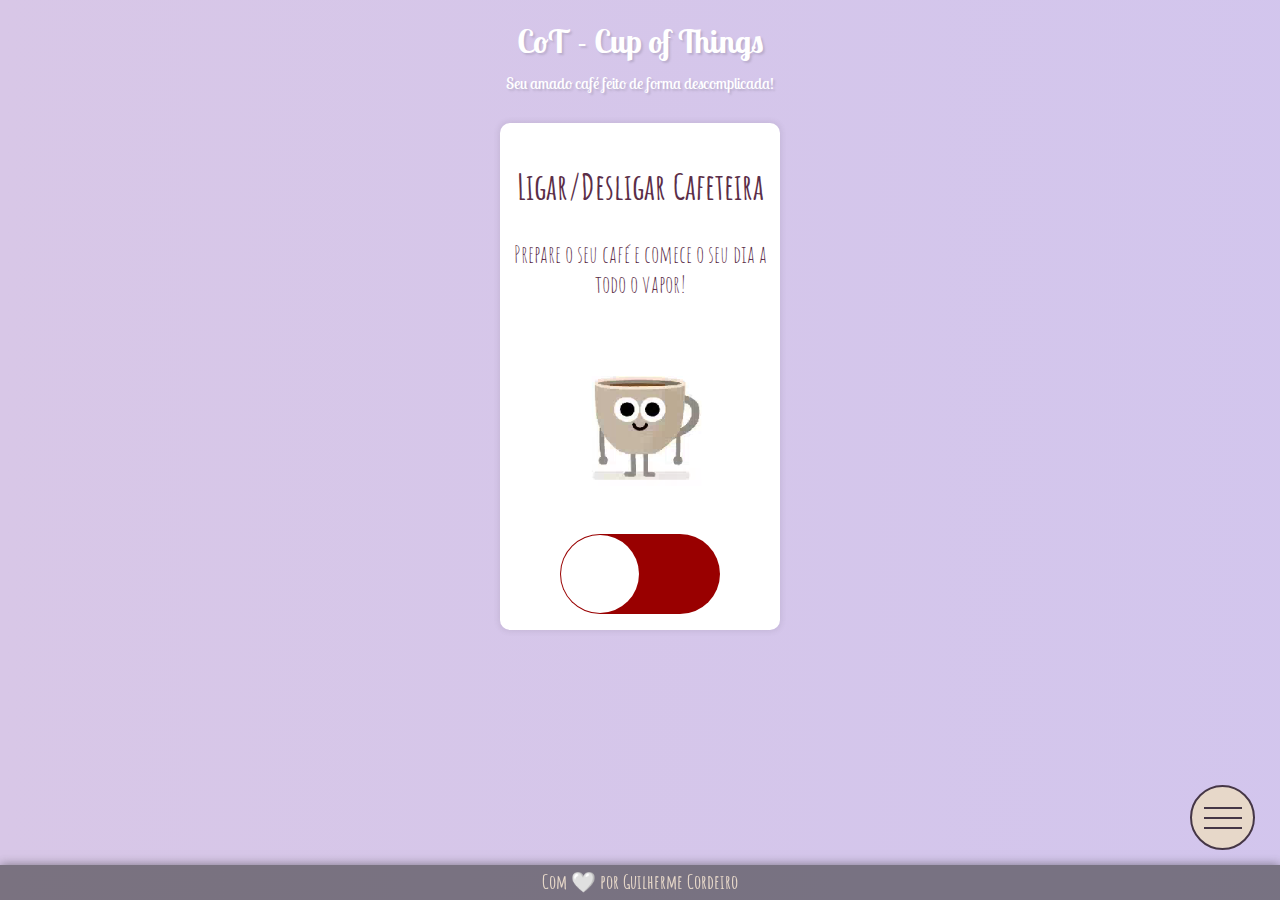
<file: data/index.html>
<!DOCTYPE html>
<html lang="pt-br">
<head>
    <meta charset="UTF-8">
    <meta http-equiv="X-UA-Compatible" content="IE=edge">
    <meta name="viewport" content="width=device-width, initial-scale=1.0">
    <title> Home - Cafeteira</title>
    <link rel="stylesheet" href="estilos/layout.css">
    <link rel="stylesheet" href="estilos/switch.css">
    <link rel="stylesheet" href="estilos/menu.css">
    <link rel="stylesheet" href="estilos/footerBar.css">
    <link rel="stylesheet" href="estilos/timer.css">
    <script src="scripts/menu.js" defer></script>
    <script src="scripts/footerBar.js" defer></script>
    <script src="scripts/timer.js" defer></script>
    <script src="scripts/weather.js" defer></script>
</head>
<body>
    <header>
        <h1>CoT - Cup of Things</h1>
        <p>Seu amado café feito de forma descomplicada!</p>
    </header>
    <main>
        <div class="titulo">
            <h2>Ligar/Desligar Cafeteira</h2>
            <p>Prepare o seu café e comece o seu dia a todo o vapor!</p>
        </div>
        <div id="video">
            <video src="imagens/index.mp4" id="mp4" autoplay loop></video>
        </div>
        <div class="switch">
            
            <input type="checkbox" class="switch__check" id="switch">
            <label for="switch" class="switch__btn"></label>
        </div>
    </main>

    <input type="checkbox" id="menu">
    <label for="menu">
        <div class="menu">
            <span class="hamburguer"></span>
        </div>
        <div id="tampar"> </div>
        <ul>
            <div id="container-menu">
                <div id="cont-menuimg">
                    <img src="imagens/menu.png" alt="">
                </div>
                <div id="cont-menudivisao"></div>
                <div id="cont-menuweather">
                    <div id="current-city">
                        <div id="current-city-icon">
                            <img id="location-icon" src="icons/outros/location-icon.png" alt="">
                        </div>
                        <div id="current-city-name">Nome da Cidade</div>
                    </div>
                    <div id="cont-menuweatherimg"><img src="icons/clima/unknown.png" alt="Ícone do Clima"></div>
                    <div id="cont-menuweathertemp">
                        <div id="cont-menuweathertemp_atual">??ºC</div>
                        ??ºC/??ºC
                    </div>
                    <div id="cont-menuweatherdesc">Descrição do clima</div>
                </div>
            </div>
            <div id="divisoria"></div>
            <div id="btn_superior">
                <div id="btn_on_off">
                    <a class="menu_link" href="index.html">
                        <div id="div_on_off" class="btn-primario">
                            <img id="btn-image1" src="icons/outros/light.png" alt="" style=" height: 50%; margin-top: 20px;">
                        </div>
                        <div id="desc_on_off" class="desc_btnprimario">Ligar/Desligar</div>
                    </a>
                </div>
                <div id="btn_agendamento">
                    <a class="menu_link" href="agendar.html">
                        <div id="div_agendamento" class="btn-primario">
                            <img src="icons/outros/alarme-clock.png" alt="" style="height: 50%; margin-top: 20px;">
                        </div>
                        <div id="desc_agendamento" class="desc_btnprimario">Agendar Hora</div>
                    </a>
                </div>
            </div>
            <div id="btn_inferior">
                <div id="btn_config">
                    <a href="config.html">
                        <div id="div_config" class="btn-primario">
                            <img src="icons/outros/settings.png" alt="" style="height: 55%; margin-top: 20px;">
                        </div>
                        <div id="desc_agendamento" class="desc_btnprimario">Configurações</div>
                    </a>
                </div>
                <div id="btn_reset">
                    <div id="div_restart" class="btn-primario">
                        <img src="icons/outros/restart.png" alt="" style="height: 55%; scale: 85%; margin-top: 20px;">
                    </div>
                    <div id="desc_agendamento" class="desc_btnprimario">Reiniciar Sistema</div>
                </div>
            </div>
            </ul>
    </label>
    <footer>

    </footer>
    <div id="tempo_popup">
        <!-- Conteúdo do footer bar cor transparente -->
        <div id="coffeeStandBy">
            <p id="msg">Com 🤍 por Guilherme Cordeiro</p>
            <div id="info">
                <div id="infohead">
                    <img src="imagens/perfil/Gui.png" alt="">
                    <div id="divisao"></div>
                    <div id="desc">
                        <p>Sou eu! :D</p>
                    </div>
                    </div>
                </div>
                <div id="social">
                    <p>Siga as minhas redes sociais!</p>
                    <div class="iconsocial-linha">
                        <a href="https://twitter.com/guis_cordeiro" target="__blank" rel="external">
                            <div id="s0" class="imgsocial"></div>
                        </a>
                        <a href="https://www.instagram.com/gui.scordeiro/" target="_blank" rel="external">
                            <div id="s1" class="imgsocial"></div>
                        </a>
                        <a href="https://www.facebook.com/gui.scordeiro/" target="__blank" rel="external">
                            <div id="s2" class="imgsocial"></div>
                        </a>
                    </div>
                    <div class="iconsocial-linha">
                        <a href="https://github.com/gui-cordeiro" target="__blank" rel="external">
                            <div id="s3" class="imgsocial"></div>
                        </a>
                        <a href="https://linkedin.com/in/gui-cordeiro" target="__blank" rel="external">
                            <div id="s4" class="imgsocial"></div>
                        </a>
                    </div>
                </div>
            </div>
        </div>
    </div>
    <div id="telaloader">
        <span class="loader"></span>
    </div>
</body>
</html>
</file>
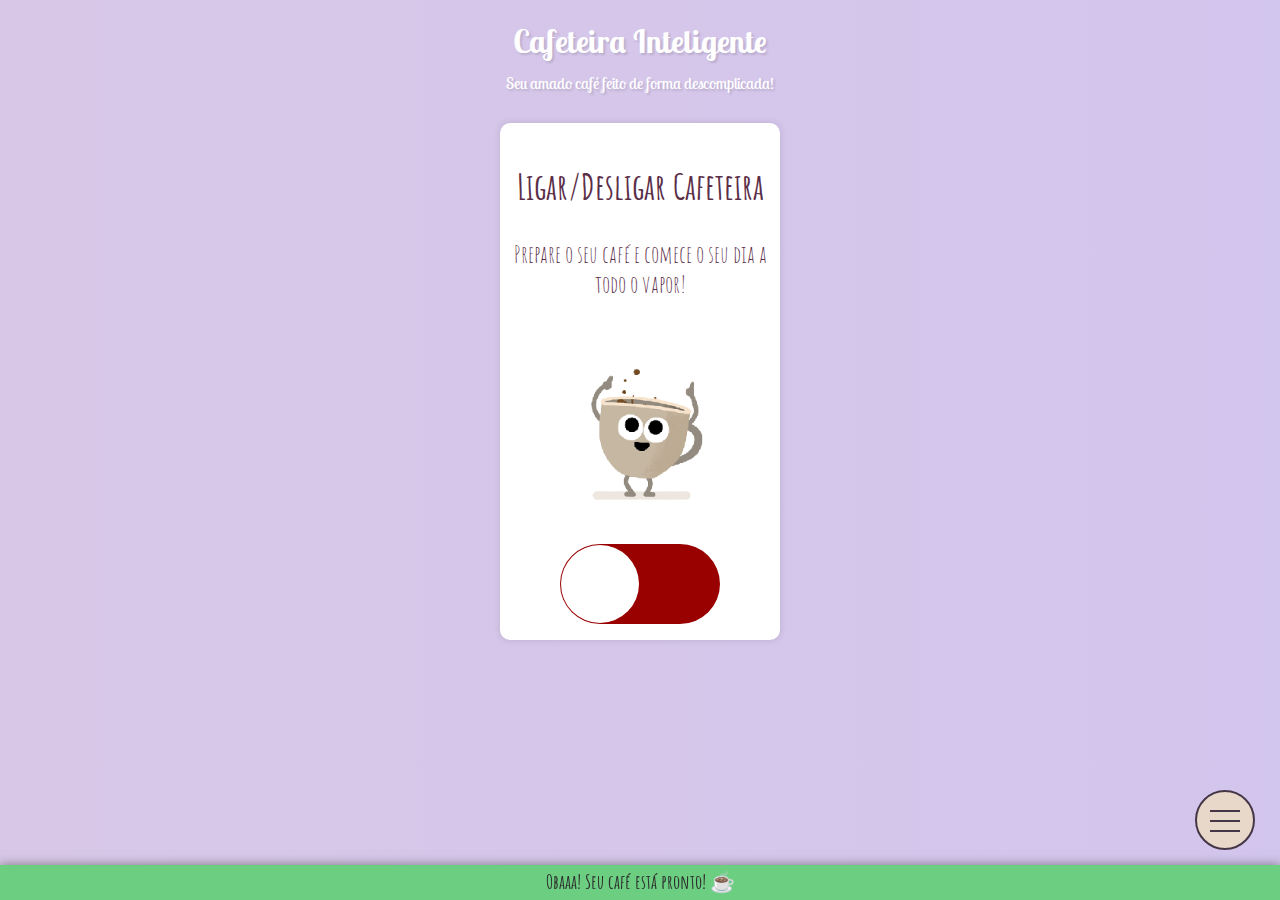
<file: ProjetoCafe-IoT/data/index.html>
<!DOCTYPE html>
<html lang="pt-br">
<head>
    <meta charset="UTF-8">
    <meta http-equiv="X-UA-Compatible" content="IE=edge">
    <meta name="viewport" content="width=device-width, initial-scale=1.0">
    <title> Home - Cafeteira</title>
    <link rel="stylesheet" href="estilos/layout.css">
    <link rel="stylesheet" href="estilos/switch.css">
    <link rel="stylesheet" href="estilos/menu.css">
    <link rel="stylesheet" href="estilos/footerBar.css">
    <link rel="stylesheet" href="estilos/timer.css">
</head>
<body>
    <header>
        <h1>Cafeteira Inteligente</h1>
        <p>Seu amado café feito de forma descomplicada!</p>
    </header>
    <main>
        <div class="titulo">
            <h2>Ligar/Desligar Cafeteira</h2>
            <p>Prepare o seu café e comece o seu dia a todo o vapor!</p>
        </div>
        <div id="imagem">
            <img src="imagens/index.gif" id="img" alt="GIF de xícara de café com rosto alegre">
        </div>
        <div class="switch">
            <input type="checkbox" class="switch__check" id="switch">
            <label for="switch" class="switch__btn"></label>
        </div>
    </main>
    <input type="checkbox" id="menu">
    <label for="menu">
        <div class="menu">
            <span class="hamburguer"></span>
        </div>
        <div id="tampar"> </div>
        <ul>
            <!-- Fazer a parada de ontem: Foto com Clima -->
            <div id="container-menu">
                <div id="cont-menuimg">
                    <img src="imagens/perfil/Gui.png" alt="">
                </div>
                <div id="cont-menudivisao"></div>
                <div id="cont-menuweather">
                    <div id="cont-menuweatherimg"><img src="icons/clima/unknown.png" alt="Ícone do Clima"></div>
                    <div id="cont-menuweathertemp">
                        <div id="cont-menuweathertemp_atual">??ºC</div>
                        ??ºC/??ºC
                    </div>
                    <div id="cont-menuweatherdesc">Descrição do Clima</div>
                </div>
            </div>
            <li><a href="index.html">Ligar/Desligar Cafeteira</a></li>
            <li><a href="agendar.html">Agendar Horário</a></li>
            <li><a href="#">Configurações</a></li>
            <li><a href="#">Contato</a></li>
        </ul>
    </label>
    <footer>

    </footer>
    <div id="tempo_popup">
        <p id="msg">Com 🤍 por Guilherme Cordeiro</p>
        <div id="info">
            <div id="infohead">
                <img src="imagens/perfil/Gui.png" alt="">
                <div id="divisao"></div>
                <div id="desc">
                    <p>Sou eu! :D</p>
                </div>
                </div>
            </div>
            <div id="social">
                <p>Siga as minhas redes sociais!</p>
                <div class="iconsocial-linha">
                    <a href="https://twitter.com/Gui_CdR" target="__blank" rel="external">
                        <div id="s0" class="imgsocial"></div>
                    </a>
                    <a href="https://www.instagram.com/gui.scordeiro/" target="_blank" rel="external">
                        <div id="s1" class="imgsocial"></div>
                    </a>
                    <a href="https://www.facebook.com/guilherme.cordeiro.56232" target="__blank" rel="external">
                        <div id="s2" class="imgsocial"></div>
                    </a>
                </div>
                <div class="iconsocial-linha">
                    <a href="https://github.com/gui-cordeiro" target="__blank" rel="external">
                        <div id="s3" class="imgsocial"></div>
                    </a>
                    <a href="https://linkedin.com/in/gui-cordeiro" target="__blank" rel="external">
                        <div id="s4" class="imgsocial"></div>
                    </a>
                </div>
            </div>
        </div>
    </div>
    <div id="telaloader">
        <span class="loader"></span>
    </div>
    <script src="scripts/menu.js"></script>
    <script src="scripts/footerBar.js"></script>
    <script src="scripts/timer.js"></script>
    <!--<script src="scripts/weather.js"></script>-->
</body>
</html>
</file>
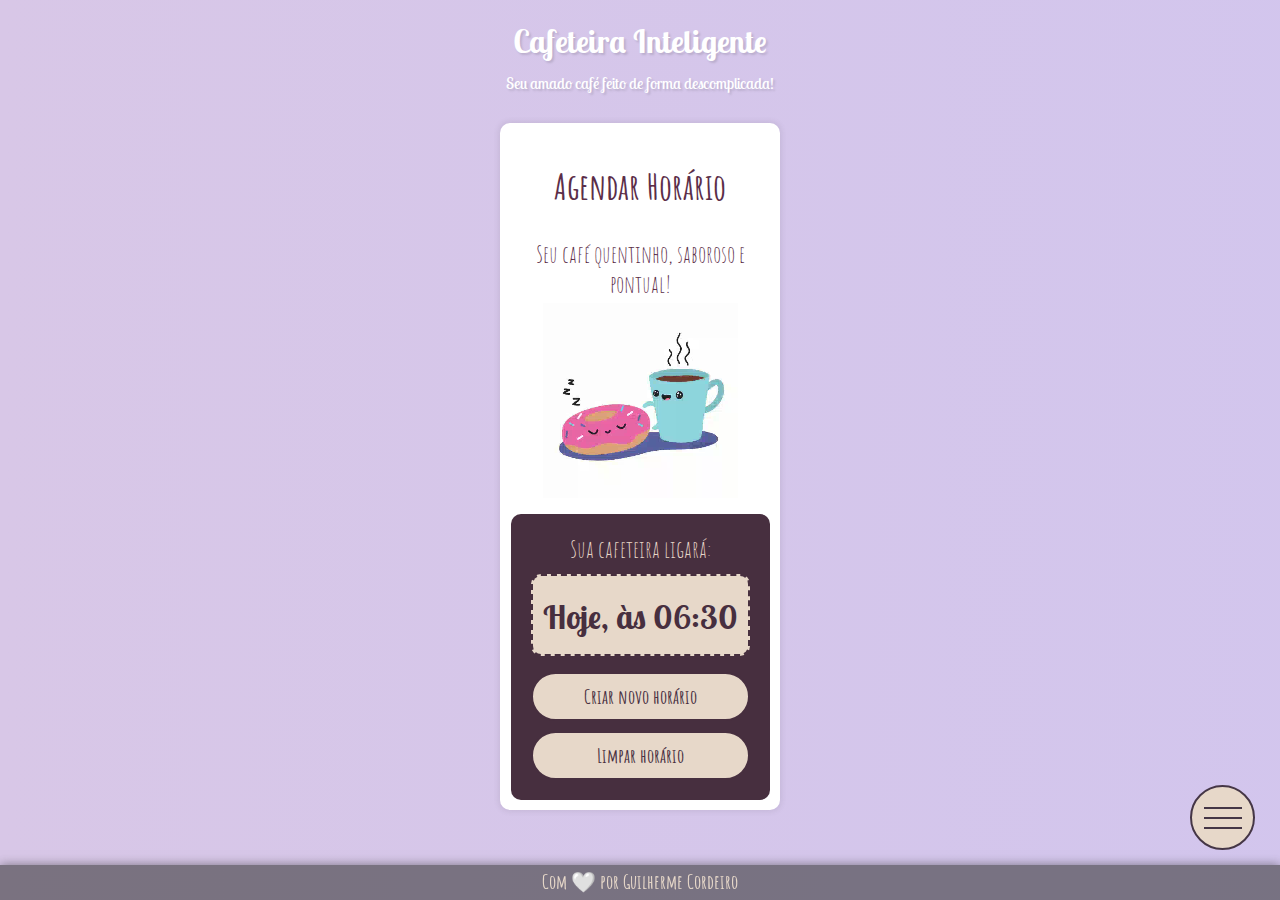
<file: data/agendar.html>
<!DOCTYPE html>
<html lang="pt-br">
<head>
    <meta charset="UTF-8">
    <meta http-equiv="X-UA-Compatible" content="IE=edge">
    <meta name="viewport" content="width=device-width, initial-scale=1.0">
    <title> Home - Cafeteira</title>
    <link rel="stylesheet" href="estilos/layout.css">
    <link rel="stylesheet" href="estilos/agendar.css">
    <link rel="stylesheet" href="estilos/menu.css">
    <link rel="stylesheet" href="estilos/footerBar.css">
    <link rel="stylesheet" href="estilos/timer.css">
    <script src="scripts/menu.js" defer></script>
    <script src="scripts/footerBar.js" defer></script>
    <script src="scripts/timer.js" defer></script>
    <script src="scripts/agendar.js" defer></script>
    <script src="scripts/weather.js" defer></script>
</head>
<body>
    <header>
        <h1>Cafeteira Inteligente</h1>
        <p>Seu amado café feito de forma descomplicada!</p>
    </header>
    <main>
        <div class="titulo">
            <h2>Agendar Horário</h2>
            <p>Seu café quentinho, saboroso e pontual!</p>
        </div>
        <div id="video">
            <video src="imagens/agendar.mp4" id="mp4" autoplay loop></video>
        </div>
        <div id="agenda">
            <p>Sua cafeteira ligará:</p>
            <div id="agenda-hora">Hoje, às 06:30</div>
            <div id="modal-new-schedule" class="btn">Criar novo horário</div>
            <div id="modal-delete-schedule" class="btn">Limpar horário</div>
        </div>
    </main>

    <div id="fade" class="hide"></div>

    <div id="modal" class="hide">
        <div id="create-cancel" class="imgsocial agendar-cancel"></div>
        <div class="titulo">
            <h2>Criar Novo Horário</h2>
        </div>
        <div id="form">
            <div class="form-config form-display-config">
                <div class="form-nome">Hora: </div>
                <div class="form-hora">
                    <input type="time" name="" id="">
                </div>
            </div>
            <div class="form-config form-display-config">
                <div class="form-nome">Uma única vez: </div>
                <input type="radio" name="only-once" id="form-radio-yes"> <label for="form-radio-yes">Sim</label>
                <input type="radio" name="only-once" id="form-radio-no"> <label for="form-radio-no">Não</label>
            </div>
            <div class="form-config" id="form-days" hidden>
                <div class="form-nome">Ligar cafeteira:
                    <input type="range" id="slider" value="0" min="0" max="2">
                </div>
                <div id="form-description">
                    A) Fins de Semana
                </div>
            </div>
            <div id="modal-delete-schedule" class="btn">Confirmar</div>
        </div>
    </div>

    <div id="modal-erase" class="hide">
        <div id="erase-cancel" class="imgsocial agendar-cancel"></div>
        <div class="titulo">
            <h2>Limpar Horário</h2>
        </div>
        <div id="form">
            <div id="warning-title">Tem certeza?</div>
            <p>O agendamento atual será <span id="warning">deletado!</span></p>
            <div id="modal-delete-schedule" class="btn">Confirmar</div>
        </div>
    </div>

    <input type="checkbox" id="menu">
    <label for="menu">
        <div class="menu">
            <span class="hamburguer"></span>
        </div>
        <div id="tampar"> </div>
        <ul>
            <div id="container-menu">
                <div id="cont-menuimg">
                    <img src="imagens/menu.png" alt="">
                </div>
                <div id="cont-menudivisao"></div>
                <div id="cont-menuweather">
                    <div id="current-city">
                        <div id="current-city-icon">
                            <img id="location-icon" src="icons/outros/location-icon.png" alt="">
                        </div>
                        <div id="current-city-name">Nome da Cidade</div>
                    </div>
                    <div id="cont-menuweatherimg"><img src="icons/clima/unknown.png" alt="Ícone do Clima"></div>
                    <div id="cont-menuweathertemp">
                        <div id="cont-menuweathertemp_atual">??ºC</div>
                        ??ºC/??ºC
                    </div>
                    <div id="cont-menuweatherdesc">Descrição do clima</div>
                </div>
            </div>
            <div id="divisoria"></div>
            <div id="btn_superior">
                <div id="btn_on_off">
                    <a class="menu_link" href="index.html">
                        <div id="div_on_off" class="btn-primario">
                            <img id="btn-image1" src="icons/outros/light.png" alt="" style=" height: 50%; margin-top: 20px;">
                        </div>
                        <div id="desc_on_off" class="desc_btnprimario">Ligar/Desligar</div>
                    </a>
                </div>
                <div id="btn_agendamento">
                    <a class="menu_link" href="agendar.html">
                        <div id="div_agendamento" class="btn-primario">
                            <img src="icons/outros/alarme-clock.png" alt="" style="height: 50%; margin-top: 20px;">
                        </div>
                        <div id="desc_agendamento" class="desc_btnprimario">Agendar Hora</div>
                    </a>
                </div>
            </div>
            <div id="btn_inferior">
                <div id="btn_config">
                    <a href="config.html">
                        <div id="div_config" class="btn-primario">
                            <img src="icons/outros/settings.png" alt="" style="height: 55%; margin-top: 20px;">
                        </div>
                        <div id="desc_agendamento" class="desc_btnprimario">Configurações</div>
                    </a>
                </div>
                <div id="btn_reset">
                    <div id="div_restart" class="btn-primario">
                        <img src="icons/outros/restart.png" alt="" style="height: 55%; scale: 85%; margin-top: 20px;">
                    </div>
                    <div id="desc_agendamento" class="desc_btnprimario">Reiniciar Sistema</div>
                </div>
            </div>
            </ul>
    </label>

    </footer>
    <div id="tempo_popup">
        <p id="msg">Com 🤍 por Guilherme Cordeiro</p>
        <div id="info">
            <div id="infohead">
                <img src="imagens/perfil/Gui.png" alt="">
                <div id="divisao"></div>
                <div id="desc">
                    <p>Sou eu! :D</p>
                </div>
                </div>
            </div>
            <div id="social">
                <p>Siga as minhas redes sociais!</p>
                <div class="iconsocial-linha">
                    <a href="https://twitter.com/Gui_CdR" target="__blank" rel="external">
                        <div id="s0" class="imgsocial"></div>
                    </a>
                    <a href="https://www.instagram.com/gui.scordeiro/" target="_blank" rel="external">
                        <div id="s1" class="imgsocial"></div>
                    </a>
                    <a href="https://www.facebook.com/guilherme.cordeiro.56232" target="__blank" rel="external">
                        <div id="s2" class="imgsocial"></div>
                    </a>
                </div>
                <div class="iconsocial-linha">
                    <a href="https://github.com/gui-cordeiro" target="__blank" rel="external">
                        <div id="s3" class="imgsocial"></div>
                    </a>
                    <a href="https://linkedin.com/in/gui-cordeiro" target="__blank" rel="external">
                        <div id="s4" class="imgsocial"></div>
                    </a>
                </div>
            </div>
        </div>
    </div>

    

    <div id="telaloader">
        <span class="loader"></span>
    </div>
</body>
</html>
</file>
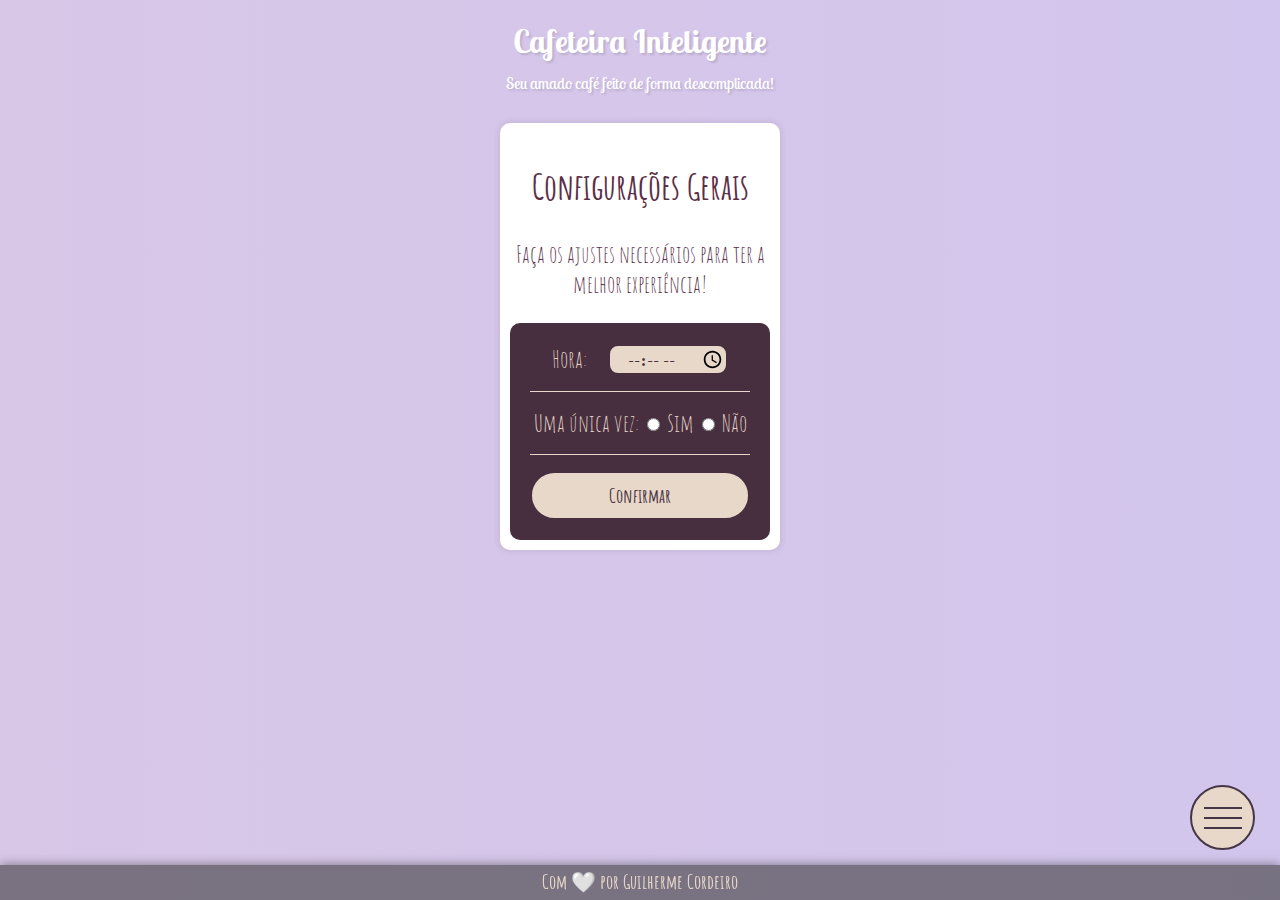
<file: data/config.html>
<!DOCTYPE html>
<html lang="pt-br">
<head>
    <meta charset="UTF-8">
    <meta http-equiv="X-UA-Compatible" content="IE=edge">
    <meta name="viewport" content="width=device-width, initial-scale=1.0">
    <title> Home - Cafeteira</title>
    <link rel="stylesheet" href="estilos/layout.css">
    <link rel="stylesheet" href="estilos/agendar.css">
    <link rel="stylesheet" href="estilos/menu.css">
    <link rel="stylesheet" href="estilos/footerBar.css">
    <link rel="stylesheet" href="estilos/timer.css">
    <script src="scripts/menu.js" defer></script>
    <script src="scripts/footerBar.js" defer></script>
    <script src="scripts/timer.js" defer></script>
    <script src="scripts/weather.js" defer></script>
</head>
<body>
    <header>
        <h1>Cafeteira Inteligente</h1>
        <p>Seu amado café feito de forma descomplicada!</p>
    </header>
    <main>
        <div class="titulo">
            <h2>Configurações Gerais</h2>
            <p>Faça os ajustes necessários para ter a melhor experiência!</p>
        </div>
        <div id="video">
            
        </div>
        <div id="form">
            <div class="form-config form-display-config">
                <div class="form-nome">Hora: </div>
                <div class="form-hora">
                    <input type="time" name="" id="">
                </div>
            </div>
            <div class="form-config form-display-config">
                <div class="form-nome">Uma única vez: </div>
                <input type="radio" name="only-once" id="form-radio-yes"> <label for="form-radio-yes">Sim</label>
                <input type="radio" name="only-once" id="form-radio-no"> <label for="form-radio-no">Não</label>
            </div>
            <div class="form-config" id="form-days" hidden>
                <div class="form-nome">Ligar cafeteira:
                    <input type="range" id="slider" value="0" min="0" max="2">
                </div>
                <div id="form-description">
                    A) Fins de Semana
                </div>
            </div>
            <div id="modal-delete-schedule" class="btn">Confirmar</div>
        </div>
    </main>
    <input type="checkbox" id="menu">
    <label for="menu">
        <div class="menu">
            <span class="hamburguer"></span>
        </div>
        <div id="tampar"> </div>
        <ul>
            <div id="container-menu">
                <div id="cont-menuimg">
                    <img src="imagens/menu.png" alt="">
                </div>
                <div id="cont-menudivisao"></div>
                <div id="cont-menuweather">
                    <div id="current-city">
                        <div id="current-city-icon">
                            <img id="location-icon" src="icons/outros/location-icon.png" alt="">
                        </div>
                        <div id="current-city-name">Nome da Cidade</div>
                    </div>
                    <div id="cont-menuweatherimg"><img src="icons/clima/unknown.png" alt="Ícone do Clima"></div>
                    <div id="cont-menuweathertemp">
                        <div id="cont-menuweathertemp_atual">??ºC</div>
                        ??ºC/??ºC
                    </div>
                    <div id="cont-menuweatherdesc">Descrição do clima</div>
                </div>
            </div>
            <div id="divisoria"></div>
            <div id="btn_superior">
                <div id="btn_on_off">
                    <a class="menu_link" href="index.html">
                        <div id="div_on_off" class="btn-primario">
                            <img id="btn-image1" src="icons/outros/light.png" alt="" style=" height: 50%; margin-top: 20px;">
                        </div>
                        <div id="desc_on_off" class="desc_btnprimario">Ligar/Desligar</div>
                    </a>
                </div>
                <div id="btn_agendamento">
                    <a class="menu_link" href="agendar.html">
                        <div id="div_agendamento" class="btn-primario">
                            <img src="icons/outros/alarme-clock.png" alt="" style="height: 50%; margin-top: 20px;">
                        </div>
                        <div id="desc_agendamento" class="desc_btnprimario">Agendar Hora</div>
                    </a>
                </div>
            </div>
            <div id="btn_inferior">
                <div id="btn_config">
                    <a href="config.html">
                        <div id="div_config" class="btn-primario">
                            <img src="icons/outros/settings.png" alt="" style="height: 55%; margin-top: 20px;">
                        </div>
                        <div id="desc_agendamento" class="desc_btnprimario">Configurações</div>
                    </a>
                </div>
                <div id="btn_reset">
                    <div id="div_restart" class="btn-primario">
                        <img src="icons/outros/restart.png" alt="" style="height: 55%; scale: 85%; margin-top: 20px;">
                    </div>
                    <div id="desc_agendamento" class="desc_btnprimario">Reiniciar Sistema</div>
                </div>
            </div>
            </ul>
    </label>
    <footer>

    </footer>
    <div id="tempo_popup">
        <p id="msg">Com 🤍 por Guilherme Cordeiro</p>
        <div id="info">
            <div id="infohead">
                <img src="imagens/perfil/Gui.png" alt="">
                <div id="divisao"></div>
                <div id="desc">
                    <p>Sou eu! :D</p>
                </div>
                </div>
            </div>
            <div id="social">
                <p>Siga as minhas redes sociais!</p>
                <div class="iconsocial-linha">
                    <a href="https://twitter.com/Gui_CdR" target="__blank" rel="external">
                        <div id="s0" class="imgsocial"></div>
                    </a>
                    <a href="https://www.instagram.com/gui.scordeiro/" target="_blank" rel="external">
                        <div id="s1" class="imgsocial"></div>
                    </a>
                    <a href="https://www.facebook.com/guilherme.cordeiro.56232" target="__blank" rel="external">
                        <div id="s2" class="imgsocial"></div>
                    </a>
                </div>
                <div class="iconsocial-linha">
                    <a href="https://github.com/gui-cordeiro" target="__blank" rel="external">
                        <div id="s3" class="imgsocial"></div>
                    </a>
                    <a href="https://linkedin.com/in/gui-cordeiro" target="__blank" rel="external">
                        <div id="s4" class="imgsocial"></div>
                    </a>
                </div>
            </div>
        </div>
    </div>
    <div id="telaloader">
        <span class="loader"></span>
    </div>
</body>
</html>
</file>
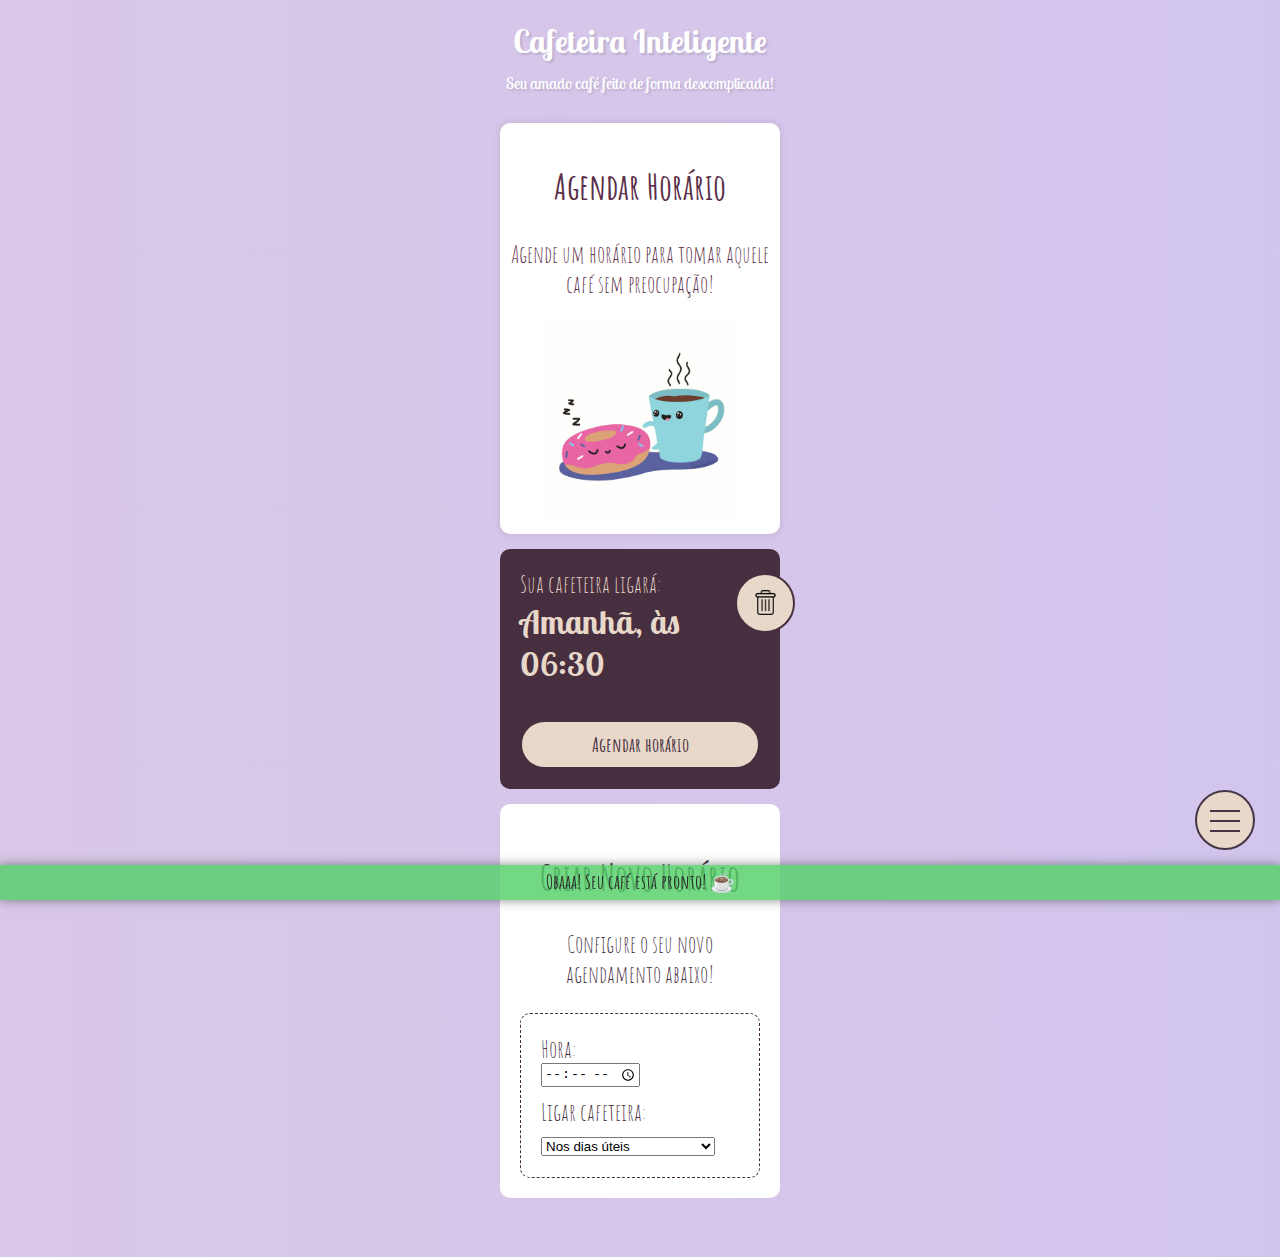
<file: ProjetoCafe-IoT/data/agendar.html>
<!DOCTYPE html>
<html lang="pt-br">
<head>
    <meta charset="UTF-8">
    <meta http-equiv="X-UA-Compatible" content="IE=edge">
    <meta name="viewport" content="width=device-width, initial-scale=1.0">
    <title> Home - Cafeteira</title>
    <link rel="stylesheet" href="estilos/layout.css">
    <link rel="stylesheet" href="estilos/agendar.css">
    <link rel="stylesheet" href="estilos/menu.css">
    <link rel="stylesheet" href="estilos/footerBar.css">
    <link rel="stylesheet" href="estilos/timer.css">
</head>
<body>
    <header>
        <h1>Cafeteira Inteligente</h1>
        <p>Seu amado café feito de forma descomplicada!</p>
    </header>
    <main>
        <div class="titulo">
            <h2>Agendar Horário</h2>
            <p>Agende um horário para tomar aquele café sem preocupação!</p>
        </div>
        <div id="imagem">
            <img src="imagens/gif2.gif" id="img" alt="">
        </div>
    </main>
    <div id="agenda">
        <p>Sua cafeteira ligará:</p>
        <div id="agenda_hora">Amanhã, às 06:30</div>
        <div id="btn-clean" class="btn">
            <img src="icons/outros/delete.png" alt="">
        </div>
        <div id="btn-criar" class="btn">Agendar horário</div>
    </div>
    <input type="checkbox" id="menu">
    <label for="menu">
        <div class="menu">
            <span class="hamburguer"></span>
        </div>
        <div id="tampar"> </div>
        <ul>
            <!-- Fazer a parada de ontem: Foto com Clima -->
            <div id="container-menu">
                <div id="cont-menuimg">
                    <img src="imagens/perfil/Gui.png" alt="">
                </div>
                <div id="cont-menudivisao"></div>
                <div id="cont-menuweather">
                    <div id="cont-menuweatherimg"><img src="icons/clima/unknown.png" alt="Ícone do Clima"></div>
                    <div id="cont-menuweathertemp">
                        <div id="cont-menuweathertemp_atual">??ºC</div>
                        ??ºC/??ºC
                    </div>
                    <div id="cont-menuweatherdesc">Descrição do Clima</div>
                </div>
            </div>
            <li><a href="index.html">Ligar/Desligar Cafeteira</a></li>
            <li><a href="#">Agendar Horário</a></li>
            <li><a href="#">Configurações</a></li>
            <li><a href="#">Contato</a></li>
        </ul>
    </label>
    <footer>

    </footer>
    <div id="tempo_popup">
        <p id="msg">Com 🤍 por Guilherme Cordeiro</p>
        <div id="info">
            <div id="infohead">
                <img src="imagens/perfil/Gui.png" alt="">
                <div id="divisao"></div>
                <div id="desc">
                    <p>Sou eu! :D</p>
                </div>
                </div>
            </div>
            <div id="social">
                <p>Siga as minhas redes sociais!</p>
                <div class="iconsocial-linha">
                    <a href="https://twitter.com/Gui_CdR" target="__blank" rel="external">
                        <div id="s0" class="imgsocial"></div>
                    </a>
                    <a href="https://www.instagram.com/gui.scordeiro/" target="_blank" rel="external">
                        <div id="s1" class="imgsocial"></div>
                    </a>
                    <a href="https://www.facebook.com/guilherme.cordeiro.56232" target="__blank" rel="external">
                        <div id="s2" class="imgsocial"></div>
                    </a>
                </div>
                <div class="iconsocial-linha">
                    <a href="https://github.com/gui-cordeiro" target="__blank" rel="external">
                        <div id="s3" class="imgsocial"></div>
                    </a>
                    <a href="https://linkedin.com/in/gui-cordeiro" target="__blank" rel="external">
                        <div id="s4" class="imgsocial"></div>
                    </a>
                </div>
            </div>
        </div>
    </div>

    <div id="modal-apagar" class="modal-container">
        <div id="agenda-criar" class="modal">
            <div class="titulo">
                <h2>Criar Novo Horário</h2>
                <p>Configure o seu novo agendamento abaixo!</p>
            </div>
            <div id="form">
                <div class="form-nome">Hora: </div>
                <div class="form-hora"><input type="time" name="" id=""></div>
                <div class="form-nome">Ligar cafeteira: </div>
                <select name="" id="sel-diasSemana" class="form-hora">
                    <option value="">Nos dias úteis</option>
                    <option value="">Nos fins de semana</option>
                    <option value="">Todos os dias da semana</option>
                </select>
            </div>
        </div>
    </div>

    <div id="telaloader">
        <span class="loader"></span>
    </div>
    <script src="scripts/menu.js"></script>
    <script src="scripts/footerBar.js"></script>
    <script src="scripts/timer.js"></script>
    <!--<script src="scripts/weather.js"></script>-->
</body>
</html>
</file>
<file: data/estilos/layout.css>
@charset 'UTF-8';

@import url('https://fonts.googleapis.com/css2?family=Lobster+Two&display=swap');
@import url('https://fonts.googleapis.com/css2?family=Amatic+SC:wght@400;700&display=swap');

*{
    box-sizing: border-box;
}

#telaloader{
    width: 100%;
    height: 100%;
    position: fixed;
    top: 0;
    left: 0;
    background-color: #C3ADCB;
    display: flex;
    justify-content: center;
    align-items: center;
    overflow: hidden;
}

.loader{
    animation: spin 0.8s linear infinite;
    border-radius: 50%;
    width: 50px;
    height: 50px;
    border: 6px solid #e5e5e5;
    border-top-color: transparent;
}

@keyframes spin{
    to{
        transform: rotate(360deg);
    }
}

body{
    background-image: linear-gradient(to right, #d8c7e7, #cdc4f3, #96c5f7ee);
    background-size: 400% 400%;
    animation: body 10s ease-in-out infinite;
    margin: 0;
}

@keyframes body{
    0%{
        background-position: 0% 50%;
    }
    50%{
        background-position: 100% 50%;
    }
    100%{
        background-position: 0% 50%;
    }
}

header{
    font-family: "Lobster Two";
    text-align: center;
    color: white;
    text-shadow: 2px 2px 2px #58556334;
}

header p{
    margin-top: -10px;
    margin-bottom: 30px;
}

main{
    background-color: white;
    color: #5B2E48;
    font: normal 18pt "Amatic SC";
    width: 280px;
    height: fit-content;
    padding: 10px;
    border-radius: 10px;
    box-shadow: 0 0 5px 2px #5855631c;
    margin: auto;
    text-align: center;
}

main video#mp4{
    width: 75%;
    margin: -20px 0 10px 0;
    border: 0px solid;
}

h2{
    font-weight: bold;
}

footer{
    margin: 50px 0;
}
</file>
<file: data/estilos/switch.css>
@charset 'UTF-8';

.switch{
    padding-top: 20px;
}
.switch__check{
    position: absolute;
    left: -9999px;
}

.switch__btn{
    display: inline-block;
    vertical-align: middle;
    position: relative;
    cursor: pointer;
}

.switch__btn::before,
.switch__btn::after{
    content: "";
}

.switch__btn::before{
    position: relative;
    display: inline-block;
    width: 160px;
    height: 80px;
    background-color: #900;
    border-radius: 150px;
    transition: all 0.3s ease;
}

.switch__btn::after{
    position: absolute;
    top: 1px;
    left: 1.2px;
    width: 78px;
    height: 78px;
    border-radius: 100%;
    background-color: white;
    transition: all 0.3s ease;
}

.switch__check:checked + .switch__btn::before{
    background-color: #55D069;
}

.switch__check:checked + .switch__btn::after{
    left: 81px;
}

.switch__check:focus + .switch__btn::before{
    outline: none;
}
</file>
<file: data/estilos/menu.css>
@charset 'UTF-8';

@import url('https://fonts.googleapis.com/css2?family=Lobster+Two&display=swap');
@import url('https://fonts.googleapis.com/css2?family=Amatic+SC:wght@400;700&display=swap');

.menu{
    width: 65px;
    height: 65px;
    background-color: #E7D8C9;
    border-radius: 50%;
    border: 2px solid #453646;
    position: fixed;
    bottom: 50px;
    right: 25px;
    cursor: pointer;
    box-shadow: 0 0 0 0px #E7D8C9;
    transition: box-shadow 1.1s cubic-bezier(.19,1,.22,1);
    z-index: 0;
}

#tampar{
    position: fixed;
    top: 0;
    left: 0;
    background-color: transparent;
    width: 100%;
    height: 1000px;
    visibility: hidden;
}

/* Este 'hover' será utilizado quando o mouse for utilizado:*/
.menu:hover{
    box-shadow: 0 0 0 8px white, 0 0 0 8px white, 0 0 5px 9px #585563;;
    transition: box-shadow .5s ease-in-out;
}

.hamburguer{
    position: relative;
    display: block;
    background-color: #453646;
    width: 38px;
    height: 2px;
    top: 30px;
    left: 12px;
    transition: all .8s ease;
}

.hamburguer::before,
.hamburguer::after{
    background-color: #453646;
    content: "";
    display: block;
    width: 100%;
    height: 100%;
    position: absolute;
    transition: all .3s ease;
}

.hamburguer::before{
    top: -10px;
}

.hamburguer::after{
    bottom: -10px;
}

input#menu{
    display: none;
}

input#menu:checked ~ label ul{
    visibility: visible;
    opacity: 1;
    transition: 20s .25s cubic-bezier(0, 1.07, 0 , 1.02);
}

input#menu:checked ~ label #tampar{
    visibility: visible;
    transition: .1s;
}

input#menu:checked ~ label .menu{
    box-shadow: 0 0 0 130vh #E7D8C9, 0 0 5px 100vh #585563;
}

input#menu:checked ~ label .hamburguer{
    transform: rotate(45deg);
}

input#menu:checked ~ label .hamburguer::before{
    transform: rotate(90deg);
    top: 0;
}

input#menu:checked ~ label .hamburguer::after{
    transform: rotate(90deg);
    bottom: 0;
}

#divisoria{
    margin: 25px auto;
    width: 160px;
    border: 1px dotted #453646;
    font-size: 20px;
    text-decoration: none;
    white-space: nowrap;
}

.teste-btn{
    display: inline-block;
}

#btn-secundarios{
    width: fit-content;
    position: fixed;
    bottom: 50px;
    right: 100px;
    border: 0px solid red;
    visibility: hidden;
    transition: .1s cubic-bezier(0, 1.07, 0 , 1.02);
}

.btn-secundario{
    width: 60px;
    height: 60px;
    margin: auto 5px;
    background-color: #453646;
    border-radius: 100%;
    border: 2px solid #E7D8C9;
    bottom: 0px;
    left: 25px;
    cursor: pointer;
    box-shadow: 0px 0px 7px 2px #45364685;
}

.desc_btnsecundario{
    display: inline-block;
    position: absolute;
    margin: 16px 0 0 25px;
    width: fit-content;
    font-weight: bold;
    font-family: "Amatic SC";
    font-size: 15pt;
    color: #E7D8C9;
    border: 0px solid red;
}

ul{
    position: fixed;
    display: inline-block;
    opacity: 0;
    transition: 2s .1s cubic-bezier(0, 1.07, 0 , 1.02);
    visibility: hidden;
    top: 37%;
    left: 50%;
    transform: translate(-50%, -50%);
    list-style: none;
    opacity: 0;
    text-align: center;
    line-height: 50px;
    padding: 0 25px;
    border: 0px solid red;
}

#btn_on_off, #btn_config{
    display: inline-block;
    width: fit-content;
    margin-right: 20px;
}

#btn_superior{
    width: fit-content;
    height: fit-content;
    border: 0px solid red;
    margin: auto;
}

#btn_inferior{
    width: fit-content;
    height: fit-content;
    border: 0px solid red;
    margin: 20px auto auto auto;
}

.btn-primario{
    font-weight: bold;
    font-family: "Amatic SC";
    background-color: #453646;
    border: 2px solid #E7D8C9;
    width: 120px;
    height: 140px;
    border-radius: 15px;
    transition: all .2s ease;
    box-shadow: 0px 0px 7px 2px #45364685;
}

.menu_link{
    text-decoration: none;
}

.desc_btnprimario{
    width: 120px;
    margin-top: -50px;
    position: absolute;
    height: fit-content;
    font-weight: bold;
    font-family: "Amatic SC";
    font-size: 15pt;
    color: #E7D8C9;
    border: 0px solid #453646;
}

#btn_agendamento, #btn_reset{
    display: inline-block;
    margin-left: 0px;
    cursor: pointer;
}



ul li a{
    width: 120px;
    height: 140px;
    margin: auto;
    color: #453646;
    font-size: 20px;
    text-decoration: none;
    white-space: nowrap;
}

a:hover{
    color: #E7D8C9;
}

div#container-menu{
    width: 290px;
    height: 168px;
    margin: 40px auto auto auto;
}

#current-city {
    width: 120px;
    height: 0px;
    margin: auto;
    padding-bottom: 42px;
    border-bottom: 2px dashed #453646;
    text-align: center;
    background-image: linear-gradient(
        90deg,
        currentColor -12%,
        transparent 23%,
        transparent 77%,
        currentColor 112%
    );
    background-clip: text;
    -webkit-background-clip: text;
    background-attachment: fixed;
    white-space: nowrap;
}

#current-city-icon {
    display: inline-block;
    width: 20px;
    height: 20px;
}

img#location-icon {
    width: 110%;
    margin-bottom: -3px;
    padding: 0;
}

#current-city-name {
    display: inline-block;
    font: bold 14pt "Amatic SC";
}

div#cont-menuimg{
    display: block;
    float: left;
    width: 121px;
    height: 121px;
    border: 2px solid #453646;
    margin-top: 22px;
    background-color: #715f74;
    border-radius: 100%;
}

div#cont-menuimg img{
    border-radius: 100%;
    margin: 4px 0 0 4px;
    width: 115px;
    height: 115px;
}

div#cont-menudivisao{
    display: inline-block;
    margin: 0 10px;
    margin-top: 0px;
    width: 3px;
    height: 166px;
    border: 1px solid #453646;
    background-color: #453646;
}

div#cont-menuweather{
    float: right;
    height: fit-content;
}

div#cont-menuweatherimg{
    display: block;
    float: left;
    width: fit-content;
    height: 77px;
}

div#cont-menuweatherimg img{
    width: 70px;
}

div#cont-menuweathertemp{
    display: inline-block;
    height: 77px;
    width: 54.25px;
    font: bold 14pt "Amatic SC";
}

div#cont-menuweathertemp_atual{
    float: right;
    font: bold 30pt "Amatic SC";
}

div#cont-menuweatherdesc{
    margin-top: -10px;
    padding: 4px 0;
    font: bold 15pt "Amatic SC";
    text-align: center;
    border-top: 2px dashed #453646;
    height: 40px;
}
</file>
<file: data/estilos/footerBar.css>
/*********************************************************************************************/
/*                                 0) Configurações Globais                                  */
/*********************************************************************************************/

div#tempo_popup{
    position: fixed;
    justify-content: center;
    align-items: center;
    width: 100%;
    height: 35px;
    padding: 0;
    bottom: 0;
    background-color: #35353594; /*OFF: #35353594 | Café pronto: #55d06ad2 | Stand-by (café sendo feito): #a53860d2*/
    color: #e7d8c9; /*Normal: #e7d8c9 | Café pronto: #2c2c2c*/
    font: bold 15pt "Amatic SC";
    transition: all .6s ease;
    box-shadow: 0 0 10px #35353594;
}

div#tempo_popup:hover{
    backdrop-filter: blur(6px);
    overflow: hidden;
}

/*********************************************************************************************/
/*                                  1) Cafeteira desligada                                   */
/*********************************************************************************************/

div#tempo_popup p{
    margin: 4px;
    text-align: center;
}

div#infohead{
    display: flex;
    justify-content: center;
    align-items: center;
    border: 0px solid black;
    height: 154px;
    margin-top: 20px;
}

div#infohead img{
    width: 130px;
    float: left;
    border-radius: 100%;
    border: 2px solid #453646;
}

div#divisao{
    opacity: 0;
    float: left;
    margin: 15px;
    width: 3px;
    height: 110px;
    border: 1px solid #453646;
    background-color: #453646;
}

div#desc{
    float: right;
    width: 70px;
    border-bottom: 2px dashed #453646;
    margin: 20px 0;
    margin-right: 10px;
}

div#desc p{
    text-align: center;
}

div#info{
    opacity: 0;
    transition: opacity 1s .3s ease;
}

div#social{
    opacity: 0;
    display: block;
    border: 0px solid #453646;
    height: 154px;
    width: 260px;
    margin: 20px auto;
    transition: opacity 1s .6s ease;
}

div#social p{
    border-bottom: 2px dashed #453646;
    width: 170px;
    margin: auto;
}

div.iconsocial-linha{
    display: flex;
    justify-content: center;
    align-items: center;
    border: 0px solid #453646;
    height: 60px;
    width: fit-content;
    margin: 20px auto;
}

div.imgsocial{
    float: left;
    margin: 0 10px;
    padding: 0;
    border: 2px solid #453646;
    width: 59px;
    height: 59px;
    border-radius: 100%;
    transition: all .15s ease;
    cursor: pointer;
}

div.imgsocial:hover{
    border: 1px solid #e7d8c9;
    
}

div#s0{
    background: url("../icons/social/Twitter.png");
    background-repeat: no-repeat;
    background-size: 100%;
}
div#s0:hover{
    background: url("../icons/social/hover/Twitter.png");
    background-repeat: no-repeat;
    background-size: 100%;
}

div#s1{
    background: url("../icons/social/Instagram.png");
    background-repeat: no-repeat;
    background-size: 100%;
}
div#s1:hover{
    background: url("../icons/social/hover/Instagram.png");
    background-repeat: no-repeat;
    background-size: 100%;
}

div#s2{
    background: url("../icons/social/Facebook.png");
    background-repeat: no-repeat;
    background-size: 100%;
}
div#s2:hover{
    background: url("../icons/social/hover/Facebook.png");
    background-repeat: no-repeat;
    background-size: 100%;
}

div#s3{
    background: url("../icons/social/GitHub.png");
    background-repeat: no-repeat;
    background-size: 100%;
}
div#s3:hover{
    background: url("../icons/social/hover/GitHub.png");
    background-repeat: no-repeat;
    background-size: 100%;
}

div#s4{
    background: url("../icons/social/LinkedIn.png");
    background-repeat: no-repeat;
    background-size: 100%;
}
div#s4:hover{
    background: url("../icons/social/hover/LinkedIn.png");
    background-repeat: no-repeat;
    background-size: 100%;
}

div.agendar-cancel{
    transition: none;
    background: url("../icons/outros/cancel.png");
    background-repeat: no-repeat;
    background-size: 100%;
}
div.agendar-cancel:hover{
    background: url("../icons/outros/hover/cancel.png");
    background-repeat: no-repeat;
    background-size: 100%;
}

/*********************************************************************************************/
/*                                   2) Cafeteira ligada                                     */
/*********************************************************************************************/

div#conteudo p#msg{
    margin: 15px auto;
    opacity: 0;
    transition: opacity 1s .6s ease;
}

div#lembrete{
    opacity: 0;
    margin: 15px auto;
    text-align: center;
    width: 340px;
    height: 60px;
    transition: opacity 1s .4s ease;
}

div#spotify{
    width: fit-content;
    height: 155px;
    margin: 15px auto;
    border: 2px solid white;
    border-radius: 12px;
    background-color: #a53860;
    box-shadow: #a53860d2 0px 0px 10px 5px;
}


div#loading-playlist {
    position: absolute;
    left: 27%;
    margin-top: 63px;
}

/*********************************************************************************************/
/*                                      3) Café pronto                                       */
/*********************************************************************************************/

div#imgPronto{
    opacity: 0;
    margin: 25px auto 0 auto;
    border: 3px solid;
    width: fit-content;
    height: 181px;
    border-radius: 100%;
    transition: opacity 1s .3s ease;
}

div#imgPronto img{
    border-radius: 100%;
    width: 175px;
}

div#autoOff{
    opacity: 0;
    width: fit-content;
    height: fit-content;
    text-align: center;
    margin: auto;
    padding: 10px;
    border: 2px solid;
    border-radius: 10px;
    background-color: #FFCB81;
    transition: opacity 1s .6s ease;
    box-shadow: #4ab45b 0px 0px 10px 5px;
}

div#autoOffHora{
    width: fit-content;
    height: fit-content;
    margin: 10px auto 0 auto;
    border: 0px solid;
    font: bold 30pt "Lobster Two";
}
</file>
<file: data/estilos/timer.css>
#cobrir{
    display: flex;
    justify-content: center;
    align-items: center;
    height: 186px;
    width: 186px;
    margin: 0px auto;
    border: 6px solid #5B2E48;
    border-radius: 150px;
    opacity: 0;
    transition: opacity 1s .3s ease;
}

.circular{
    margin: 50px auto;
    height: 100px;
    width: 100px;
    position: relative;
    transform: scale(1.75);
}

.circular .inner{
    position: absolute;
    z-index: 2;
    top: 55%;
    left: 55%;
    height: 70px;
    width: 70px;
    margin: -40px 0 0 -40px;
    background-color: #E7D8C9;
    border: 1px solid #5B2E48;
    border-radius: 100%;
}

.circular .numb{
    position: absolute;
    top: 50%;
    left: 50%;
    width: fit-content;
    height: fit-content;
    transform: translate(-50%, -50%);
    z-index: 3;
    color: #5B2E48;
    font: bold 17pt "Lobster Two";
}

.circular .bar{
    position: absolute;
    height: 100%;
    width: 100%;
    background-color: #E7D8C9;
    border-radius: 100%;
    clip: rect(0px, 100px, 100px, 50px);
}

.circle .bar .progress{
    position: absolute;
    height: 100%;
    width: 100%;
    border-radius: 100%;
    clip: rect(0px, 50px, 100px, 0px);
    background-color: #5B2E48;
}

.circle .left .progress{
    z-index: 1;
    animation: left linear both;
}

@keyframes left {
    100%{
        transform: rotate(180deg);
    }
}

.circle .right{
    z-index: 1;
    transform: rotate(180deg);
}

.circle .right .progress{
    animation: right linear both;
}

@keyframes right {
    100%{
        transform: rotate(180deg);
    }
}

.tempoRest{
    font-size: 17pt;
}
</file>
<file: ProjetoCafe-IoT/data/estilos/layout.css>
@charset 'UTF-8';

@import url('https://fonts.googleapis.com/css2?family=Lobster+Two&display=swap');
@import url('https://fonts.googleapis.com/css2?family=Amatic+SC:wght@400;700&display=swap');

*{
    box-sizing: border-box;
}

#telaloader{
    width: 100%;
    height: 100%;
    position: fixed;
    top: 0;
    left: 0;
    background-color: #C3ADCB;
    display: flex;
    justify-content: center;
    align-items: center;
    overflow: hidden;
}

.loader{
    animation: spin 0.8s linear infinite;
    border-radius: 50%;
    width: 50px;
    height: 50px;
    border: 6px solid #e5e5e5;
    border-top-color: transparent;
}

@keyframes spin{
    to{
        transform: rotate(360deg);
    }
}

body{
    background-image: linear-gradient(to right, rgb(216, 199, 231), #cdc4f3, #96c5f7ee);
    background-size: 400% 400%;
    animation: body 10s ease-in-out infinite;
    margin: 0;
}

@keyframes body{
    0%{
        background-position: 0% 50%;
    }
    50%{
        background-position: 100% 50%;
    }
    100%{
        background-position: 0% 50%;
    }
}

header{
    font-family: "Lobster Two";
    text-align: center;
    color: white;
    text-shadow: 2px 2px 2px #58556334;
}

header p{
    margin-top: -10px;
    margin-bottom: 30px;
}

main{
    background-color: white;
    color: #5B2E48;
    font: normal 18pt "Amatic SC";
    width: 280px;
    height: fit-content;
    padding: 10px;
    border-radius: 10px;
    box-shadow: 0 0 5px 2px #5855631c;
    margin: auto;
    text-align: center;
}

main img#img{
    width: 75%;
}

main h2{
    font-weight: bold;
}

footer{
    margin: 50px 0;
}
</file>
<file: ProjetoCafe-IoT/data/estilos/switch.css>
@charset 'UTF-8';

.switch{
    padding-top: 20px;
}
.switch__check{
    position: absolute;
    left: -9999px;
}

.switch__btn{
    display: inline-block;
    vertical-align: middle;
    position: relative;
    cursor: pointer;
}

.switch__btn::before,
.switch__btn::after{
    content: "";
}

.switch__btn::before{
    position: relative;
    display: inline-block;
    width: 160px;
    height: 80px;
    background-color: #900;
    border-radius: 150px;
    transition: all 0.3s ease;
}

.switch__btn::after{
    position: absolute;
    top: 1px;
    left: 1.2px;
    width: 78px;
    height: 78px;
    border-radius: 100%;
    background-color: white;
    transition: all 0.3s ease;
}

.switch__check:checked + .switch__btn::before{
    background-color: #55D069;
}

.switch__check:checked + .switch__btn::after{
    left: 81px;
}

.switch__check:focus + .switch__btn::before{
    outline: none;
}
</file>
<file: ProjetoCafe-IoT/data/estilos/menu.css>
@charset 'UTF-8';

@import url('https://fonts.googleapis.com/css2?family=Lobster+Two&display=swap');
@import url('https://fonts.googleapis.com/css2?family=Amatic+SC:wght@400;700&display=swap');

.menu{
    width: 60px;
    height: 60px;
    background-color: #E7D8C9;
    border-radius: 50%;
    border: 2px solid #453646;
    position: fixed;
    bottom: 50px;
    right: 25px;
    cursor: pointer;
    box-shadow: 0 0 0 0px #E7D8C9;
    transition: box-shadow 1.1s cubic-bezier(.19,1,.22,1);
}

#tampar{
    position: fixed;
    top: 0;
    left: 0;
    background-color: transparent;
    width: 100%;
    height: 1000px;
    visibility: hidden;
}

/* Este 'hover' será utilizado quando o mouse for utilizado:
.menu:hover{
    box-shadow: 0 0 0 8px white, 0 0 0 8px white, 0 0 5px 9px #585563;;
    transition: box-shadow .5s ease-in-out;
}*/

.hamburguer{
    position: relative;
    display: block;
    background-color: #453646;
    width: 30px;
    height: 2px;
    top: 28px;
    left: 13px;
    transition: all .8s ease;
}

.hamburguer::before,
.hamburguer::after{
    background-color: #453646;
    content: "";
    display: block;
    width: 100%;
    height: 100%;
    position: absolute;
    transition: all .3s ease;
}

.hamburguer::before{
    top: -10px;
}

.hamburguer::after{
    bottom: -10px;
}

input#menu{
    display: none;
}

input#menu:checked ~ label ul{
    visibility: visible;
    opacity: 1;
    transition: 3s .15s cubic-bezier(0, 1.07, 0 , 1.02);
}

input#menu:checked ~ label #tampar{
    visibility: visible;
    transition: .1s;
}

input#menu:checked ~ label .menu{
    box-shadow: 0 0 0 130vh #E7D8C9, 0 0 5px 100vh #585563;
}

input#menu:checked ~ label .hamburguer{
    transform: rotate(45deg);
}

input#menu:checked ~ label .hamburguer::before{
    transform: rotate(90deg);
    top: 0;
}

input#menu:checked ~ label .hamburguer::after{
    transform: rotate(90deg);
    bottom: 0;
}

ul{
    position: fixed;
    display: inline-block;
    opacity: 0;
    transition: 1s .1s cubic-bezier(0, 1.07, 0 , 1.02);
    visibility: hidden;
    top: 45%;
    left: 45%;
    transform: translate(-50%, -50%);
    list-style: none;
    opacity: 0;
    text-align: center;
    line-height: 50px;
    padding: 100px auto;
}

ul li{
    font-weight: bold;
    font-family: "Amatic SC";
    background-color: #E7D8C9;
    border: 2px solid #453646;
    width: 250px;
    height: 50px;
    margin: 20px;
    border-radius: 50px;
    transition: all .2s ease;
    box-shadow: 0px 0px 7px #45364685;
}

ul li a{
    display: flex;
    justify-content: center;
    align-items: center;
    color: #453646;
    font-size: 20px;
    text-decoration: none;
    white-space: nowrap;
}

ul li:hover{
    background-color: #453646;
    border-color: #e7d8c9;
}

a:hover{
    color: #E7D8C9;
}

div#container-menu{
    width: fit-content;
    height: fit-content;
    margin: auto;
}

div#cont-menuimg{
    display: block;
    float: left;
    width: 121px;
    height: 121px;
    border: 2px solid #453646;
    margin-top: 1px;
    background-color: #715f74;
    border-radius: 100%;
}

div#cont-menuimg img{
    border-radius: 100%;
    margin-top: 1px;
    width: 115px;
    height: 115px;
}

div#cont-menudivisao{
    display: inline-block;
    margin: 0 10px;
    width: 3px;
    height: 120px;
    border: 1px solid;
    background-color: black;
}

div#cont-menuweather{
    float: right;
    border: 0px solid blue;
    height: 120px;
}

div#cont-menuweatherimg{
    display: block;
    float: left;
    width: fit-content;
    height: 77px;
    border: 0px solid green;
}

div#cont-menuweatherimg img{
    width: 70px;
}

div#cont-menuweathertemp{
    display: inline-block;
    height: 77px;
    width: 54.25px;
    font: bold 14pt "Amatic SC";
}

div#cont-menuweathertemp_atual{
    float: right;
    border: 0px solid rgb(205, 50, 171);
    font: bold 30pt "Amatic SC";
}

div#cont-menuweatherdesc{
    margin-top: -10px;
    padding: 4px 0;
    font: bold 15pt "Amatic SC";
    text-align: center;
    border-top: 2px dashed #453646;
    height: 45px;
}
</file>
<file: ProjetoCafe-IoT/data/estilos/footerBar.css>
/*********************************************************************************************/
/*                                 0) Configurações Globais                                  */
/*********************************************************************************************/

div#tempo_popup{
    position: fixed;
    justify-content: center;
    align-items: center;
    width: 100%;
    height: 35px;
    padding: 0;
    bottom: 0;
    background-color: #35353594; /*OFF: #35353594 | Café pronto: #55d06ad2 | Stand-by (café sendo feito): #a53860d2*/
    color: #e7d8c9; /*Normal: #e7d8c9 | Café pronto: #2c2c2c*/
    font: bold 15pt "Amatic SC";
    transition: all .6s ease;
    box-shadow: 0 0 10px #35353594;
}

div#tempo_popup:hover{
    backdrop-filter: blur(6px);
    overflow: hidden;
}

/*********************************************************************************************/
/*                                  1) Cafeteira desligada                                   */
/*********************************************************************************************/

div#tempo_popup p{
    margin: 4px;
    text-align: center;
}

div#infohead{
    display: flex;
    justify-content: center;
    align-items: center;
    border: 0px solid black;
    height: 154px;
    margin-top: 20px;
}

div#infohead img{
    width: 130px;
    float: left;
    border-radius: 100%;
    border: 2px solid #453646;
}

div#divisao{
    opacity: 0;
    float: left;
    margin: 15px;
    width: 3px;
    height: 110px;
    border: 1px solid #453646;
    background-color: #453646;
}

div#desc{
    float: right;
    width: 70px;
    border-bottom: 2px dashed #453646;
    margin: 20px 0;
    margin-right: 10px;
}

div#desc p{
    text-align: center;
}

div#info{
    opacity: 0;
    transition: opacity 1s .3s ease;
}

div#social{
    opacity: 0;
    display: block;
    border: 0px solid #453646;
    height: 154px;
    width: 260px;
    margin: 20px auto;
    transition: opacity 1s .6s ease;
}

div#social p{
    border-bottom: 2px dashed #453646;
    width: 170px;
    margin: auto;
}

div.iconsocial-linha{
    display: flex;
    justify-content: center;
    align-items: center;
    border: 0px solid #453646;
    height: 60px;
    width: fit-content;
    margin: 20px auto;
}

div.imgsocial{
    float: left;
    margin: 0 10px;
    padding: 0;
    border: 2px solid #453646;
    width: 59px;
    height: 59px;
    border-radius: 100%;
    transition: all .15s ease;
    cursor: pointer;
}

div.imgsocial:hover{
    border-color: #e7d8c9;
}

div#s0{
    background: url("../icons/social/Twitter.png");
}
div#s0:hover{
    background: url("../icons/social/hover/Twitter.png");
}

div#s1{
    background: url("../icons/social/Instagram.png");
}
div#s1:hover{
    background: url("../icons/social/hover/Instagram.png");
}

div#s2{
    background: url("../icons/social/Facebook.png");
}
div#s2:hover{
    background: url("../icons/social/hover/Facebook.png");
}

div#s3{
    background: url("../icons/social/GitHub.png");
}
div#s3:hover{
    background: url("../icons/social/hover/GitHub.png");
}

div#s4{
    background: url("../icons/social/LinkedIn.png");
}
div#s4:hover{
    background: url("../icons/social/hover/LinkedIn.png");
}

/*********************************************************************************************/
/*                                   2) Cafeteira ligada                                     */
/*********************************************************************************************/

div#conteudo p#msg{
    margin: 15px auto;
    opacity: 0;
    transition: opacity 1s .6s ease;
}

div#lembrete{
    opacity: 0;
    margin: 15px auto;
    text-align: center;
    width: 340px;
    height: 60px;
    transition: opacity 1s .4s ease;
}

div#spotify{
    width: fit-content;
    height: 254px;
    margin: 15px auto;
    border: 2px solid white;
}

/*********************************************************************************************/
/*                                      3) Café pronto                                       */
/*********************************************************************************************/

div#imgPronto{
    opacity: 0;
    margin: 25px auto 0 auto;
    border: 3px solid;
    width: fit-content;
    height: 181px;
    border-radius: 100%;
    transition: opacity 1s .3s ease;
}

div#imgPronto img{
    border-radius: 100%;
    width: 175px;
}

div#autoOff{
    opacity: 0;
    width: fit-content;
    height: fit-content;
    text-align: center;
    margin: auto;
    padding: 10px;
    border: 1px dashed;
    border-radius: 10px;
    transition: opacity 1s .6s ease;
}

div#autoOffHora{
    width: fit-content;
    height: fit-content;
    margin: 10px auto 0 auto;
    border: 0px solid;
    font: bold 30pt "Lobster Two";
}
</file>
<file: ProjetoCafe-IoT/data/estilos/timer.css>
#cobrir{
    display: flex;
    justify-content: center;
    align-items: center;
    height: 186px;
    width: 186px;
    margin: 0px auto;
    border: 6px solid hsl(296, 13%, 24%);
    border-radius: 150px;
    opacity: 0;
    transition: opacity 1s .3s ease;
}

.circular{
    margin: 50px auto;
    height: 100px;
    width: 100px;
    position: relative;
    transform: scale(1.75);
}

.circular .inner{
    position: absolute;
    z-index: 2;
    top: 50%;
    left: 50%;
    height: 80px;
    width: 80px;
    margin: -40px 0 0 -40px;
    background-color: #E7D8C9;
    border: 1px solid #453646;
    border-radius: 100%;
}

.circular .numb{
    position: absolute;
    top: 50%;
    left: 50%;
    width: fit-content;
    height: fit-content;
    transform: translate(-50%, -50%);
    z-index: 3;
    color: #753753;
    font: bold 17pt "Lobster Two";
}

.circular .bar{
    position: absolute;
    height: 100%;
    width: 100%;
    background-color: #E7D8C9;
    border-radius: 100%;
    clip: rect(0px, 100px, 100px, 50px);
}

.circle .bar .progress{
    position: absolute;
    height: 100%;
    width: 100%;
    border-radius: 100%;
    clip: rect(0px, 50px, 100px, 0px);
    background-color: #753753;
}

.circle .left .progress{
    z-index: 1;
    animation: left linear both;
}

@keyframes left {
    100%{
        transform: rotate(180deg);
    }
}

.circle .right{
    z-index: 1;
    transform: rotate(180deg);
}

.circle .right .progress{
    animation: right linear both;
}

@keyframes right {
    100%{
        transform: rotate(180deg);
    }
}

.tempoRest{
    font-size: 17pt;
}
</file>
<file: data/estilos/agendar.css>
div#actual-coffee-state{
    width: fit-content;
    height: fit-content;
    text-align: center;
    margin: auto;
    padding: 10px;
    border: 2px solid;
    border-radius: 10px;
    background-color: #E7D8C9;
}

div#actual-coffee-state-hour{
    width: fit-content;
    height: fit-content;
    margin: 10px auto 0 auto;
    border: 0px solid;
    font: bold 30pt "Lobster Two";
}

div#agenda{
    background-color: #472F3F;
    color: #E7D8C9;
    font: normal 18pt "Amatic SC";
    width: fit-content;
    height: fit-content;
    margin: auto;
    padding: 20px;
    border-radius: 10px;
    /*margin-bottom: 90px;*/
}

div#agenda p{
    margin: 0 auto 2px auto;
}

div#agenda-hora{
    font: bold 24.5pt "Lobster Two";
    background-color: #E7D8C9;
    color: #472F3F;
    margin-top: 10px;
    padding: 20px 10px 0 10px;
    border: 2px dashed #472F3F;
    border-radius: 10px;
    margin-bottom: 1rem;
    padding-bottom: 1rem;
}

div.btn{
    font: bold 15pt "Amatic SC";
    background-color: #E7D8C9;
    color: #472F3F;
    border: 2px solid #472F3F;
    border-radius: 150px;
    transition: all .2s ease;
    cursor: pointer;
    padding: 10px;
    text-align: center;
}

div.btn:hover {
    background-color: #472F3F;
    color: #E7D8C9;
    border: 2px solid #E7D8C9;
}

div.agendar-cancel{
    position: fixed;
    width: 50px;
    height: 50px;
    line-height: 65px;
    border-radius: 100%;
}

#create-cancel {
    bottom: 312px;
    left: 240px;
}

#erase-cancel {
    bottom: 365px;
    left: 238px;
}

div#form p {
    text-align: center;
}

span#warning {
    display: inline-block;
    font-size: 22pt;
    border-bottom: 3px dashed #b30042;
    padding: 0 5px;
}

div#modal-delete-schedule{
    margin-top: 10px;
}

#fade, #modal, #modal-erase{
    transition: .4s;
    opacity: 1;
    pointer-events: all;
}

#fade {
    position: fixed;
    top: 0;
    left: 0;
    width: 100%;
    height: 100%;
    background-color: rgba(0, 0, 0, 0.6);
    z-index: 5;
}

#fade2 {
    position: fixed;
    top: 0;
    left: 0;
    width: 100%;
    height: 100%;
    background-color: rgba(0, 0, 0, 0.6);
    z-index: 5;
}

#modal {
    position: fixed;
    top: 54%;
    left: 50%;
    background-color: white;
    transform: translate(-50%, -50%); 
    z-index: 10;

    color: #472F3F;
    font: normal 18pt "Amatic SC";
    width: 280px;
    margin: 60px auto;
    padding: 0 20px 20px 20px;
    border-radius: 10px;
    text-align: center;

    margin-top: -35px;
}

div#form{
    background-color: #472F3F;
    color: #E7D8C9;
    border-radius: 10px;
    padding: 20px;
    text-align: left;
}

div.form-nome, div.form-hora{
    display: block;
}

div.form-config{
    border-bottom: 1px solid #E7D8C9;
    margin-bottom: 1rem;
    padding-bottom: 1rem;
}

div.form-display-config{
    display: flex;
    justify-content: space-evenly;
    align-items: center;
}


input[type="time"] {
    background-color: #E7D8C9;
    color: #472F3F;
    width: 120px;
    text-align: center;
    font: normal 15pt 'Lobster Two';
    border: 2px solid #472F3F;
    border-radius: 10px;
}

div#form-description {
    background-color: #b30042;
    color: #E7D8C9;
    padding: 10px 20px;
    border-radius: 10px;
    text-align: center;
    margin: auto;
    width: fit-content;
}

input[type="range"] {
    margin-top: 10px;
    transform: scale(1.1);
}

#form-days {
    text-align: center;
    margin-top: 15px;
    font-weight: bold;
    background-color: #E7D8C9;
    color: #472F3F;
    border-radius: 10px;
    padding: 15px
}

#modal.hide,
#fade.hide,
#modal-erase.hide,
#fade2.hide {
    opacity: 0;
    pointer-events: none;
}

#modal.hide,
#modal-erase.hide {
    top: 0;
}

#modal-erase {
    position: fixed;
    top: 54%;
    left: 50%;
    padding: 10px;
    border-radius: 10px;
    background-color: white;
    transform: translate(-50%, -50%); 
    z-index: 10;

    background-color: white;
    color: #472F3F;
    font: normal 18pt "Amatic SC";
    width: 280px;
    margin: 60px auto;
    padding: 0 20px 20px 20px;
    border-radius: 10px;
    text-align: center;

    margin-top: -35px;
}

#warning-title {
    text-align: center;
    background-color: #b30042;
    width: fit-content;
    margin: auto;
    padding: 10px 25px;
    border-radius: 10px;
    font: bold 25pt "Amatic SC";
}
</file>
<file: ProjetoCafe-IoT/data/estilos/agendar.css>
div#agenda{
    background-color: #472F3F;
    color: #E7D8C9;
    font: normal 18pt "Amatic SC";
    width: 280px;
    margin: 15px auto;
    padding: 20px;
    border-radius: 10px;
    /*margin-bottom: 90px;*/
}

div#agenda p{
    margin: 0 auto 2px auto;
}

div#agenda_hora{
    font: bold 24.5pt "Lobster Two";
    margin: 2px auto 0 auto;
}

div.btn{
    font: bold 15pt "Amatic SC";
    background-color: #E7D8C9;
    color: #472F3F;
    border: 2px solid #472F3F;
    transition: all .2s ease;
    cursor: pointer;
    margin-top: -25px;
}

div#btn-clean{
    position: relative;
    bottom: 87px;
    left: 215px;
    width: 60px;
    height: 60px;
    line-height: 65px;
    text-align: center;
    border-radius: 100%;
}

div#btn-clean img{
    width: 25px;
}

div#btn-criar{
    padding: 10px;
    margin: auto;
    text-align: center;
    border-radius: 150px;
}

div#agenda-criar{
    background-color: white;
    color: #472F3F;
    font: normal 18pt "Amatic SC";
    width: 280px;
    margin: 60px auto;
    padding: 20px;
    border-radius: 10px;
    text-align: center;

    margin-top: -35px;
}

div#form{
    border: 1px dashed;
    border-radius: 10px;
    padding: 20px;
    text-align: left;
}

div.form-nome, div.form-hora{
    display: block;
}

div.form-hora{
    margin: -10px 0 10px 0;
}

select#sel-diasSemana{
    margin-top: 0px;
}
</file>
